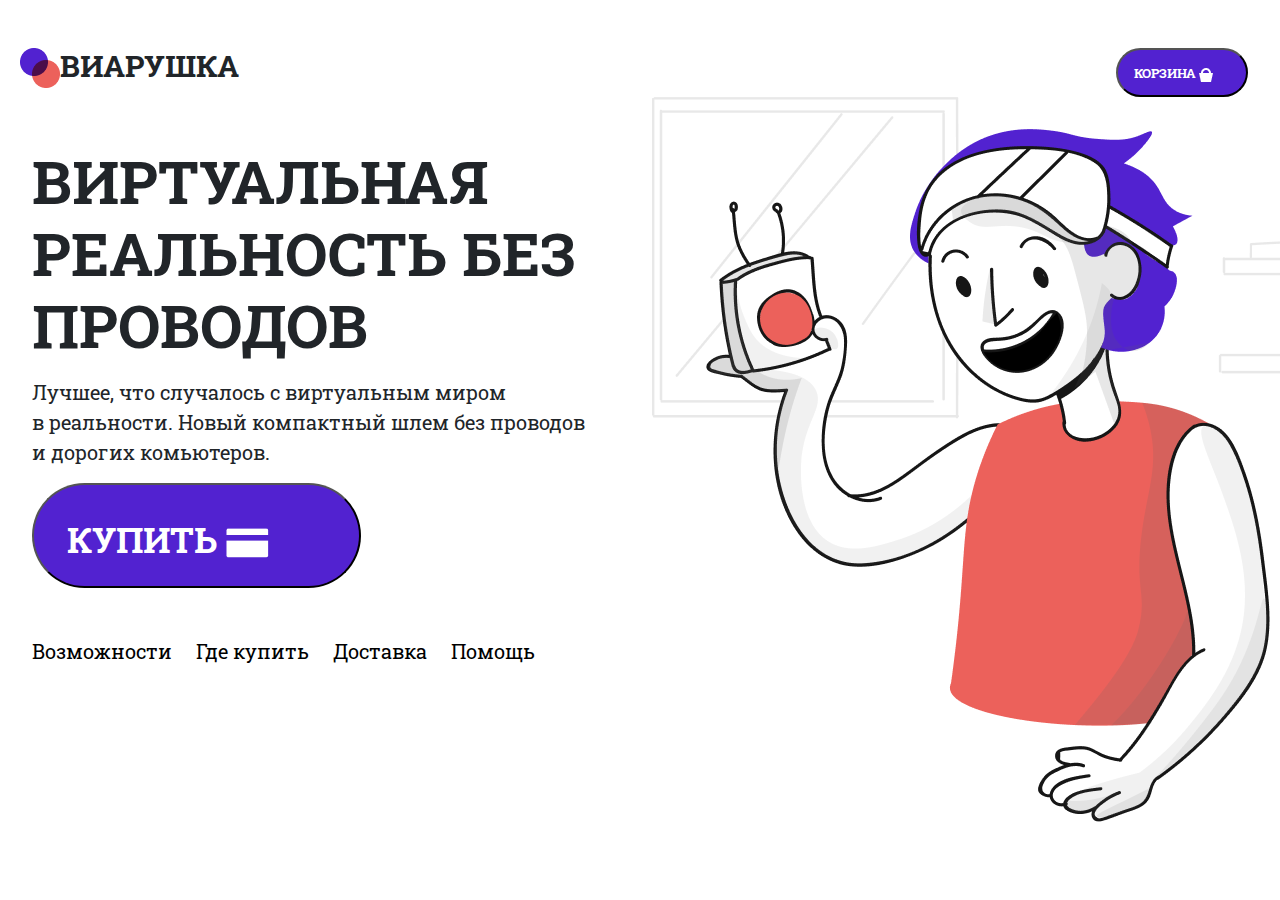
<file: index.html>
<!DOCTYPE html>
<html lang="en">
<head>
    <meta charset="UTF-8">
    <meta name="viewport" content="width=device-width, initial-scale=1.0">
    <link rel="stylesheet" href="bootstrap/bootstrap.min.css">
    <link rel="preconnect" href="https://fonts.googleapis.com">
    <link rel="preconnect" href="https://fonts.gstatic.com" crossorigin>
    <link href="https://fonts.googleapis.com/css2?family=Roboto+Mono:wght@300&family=Roboto+Slab:wght@300;400&display=swap" rel="stylesheet">
    <link rel="stylesheet" href="style.css">
    <title>Виар1</title>
</head>

<body>
    <header class="header">
        <div class="container">
            <div class="row header__wrapper mt-5 d-flex">
                <div class="col logo ps-0 d-flex">
                    <a href="/" class="logo__logo-icon">
                        <img src="images/logo.png" alt="">
                    </a>
                    <h1 class="logo__logo-title h6 fw-bold">ВИАРУШКА</h1>
                </div>
            
                <div class="col header__button text-end">
                    <button class="header__button-title">КОРЗИНА
                        <span class="header__button-basket">
                            <img src="images/basket.png" alt="">
                        </span>
                    </button>
                </div>
            </div>
        </div>
    </header>

    <main class="main">
        <div class="container">
            <div class="row main__wrapper row-cols-1 row-cols-sm-1 row-cols-md-2">
                <div class="col-5 main__info">
                    <h1 class="main__info-title h1 text-uppercase fw-bold mt-5">Виртуальная реальность без проводов</h1>
                    <p class="main__info-text mt-3">Лучшее, что случалось с виртуальным миром в реальности. Новый компактный шлем без проводов и дорогих комьютеров.</p>
                    <button class="main__info-button">КУПИТЬ
                        <span><img src="images/card.png" alt=""></span>
                    </button>
                    <nav class="main-nav mt-5">
                        <ul class="main-nav__wrapper list-inline d-flex flex-wrap gap-4">
                            <li class="main-nav__item">
                                <a href="/" class="main-nav__link text-decoration-none text-black">Возможности</a>
                            </li>
                            <li class="main-nav__item">
                                <a href="/" class="main-nav__link text-decoration-none text-black">Где купить</a>
                            </li>
                            <li class="main-nav__item">
                                <a href="/" class="main-nav__link text-decoration-none text-black">Доставка</a>
                            </li>
                            <li class="main-nav__item">
                                <a href="/" class="main-nav__link text-decoration-none text-black">Помощь</a>
                            </li>
                        </ul>
                    </nav>
                </div>
                <div class="col-7 pic">
                    <div class="image img-fluid">
                        <img src="images/picbig.png" alt="">
                    </div>
                </div>
            </div>
        </div>
    </main>
</body>
</html>
</file>
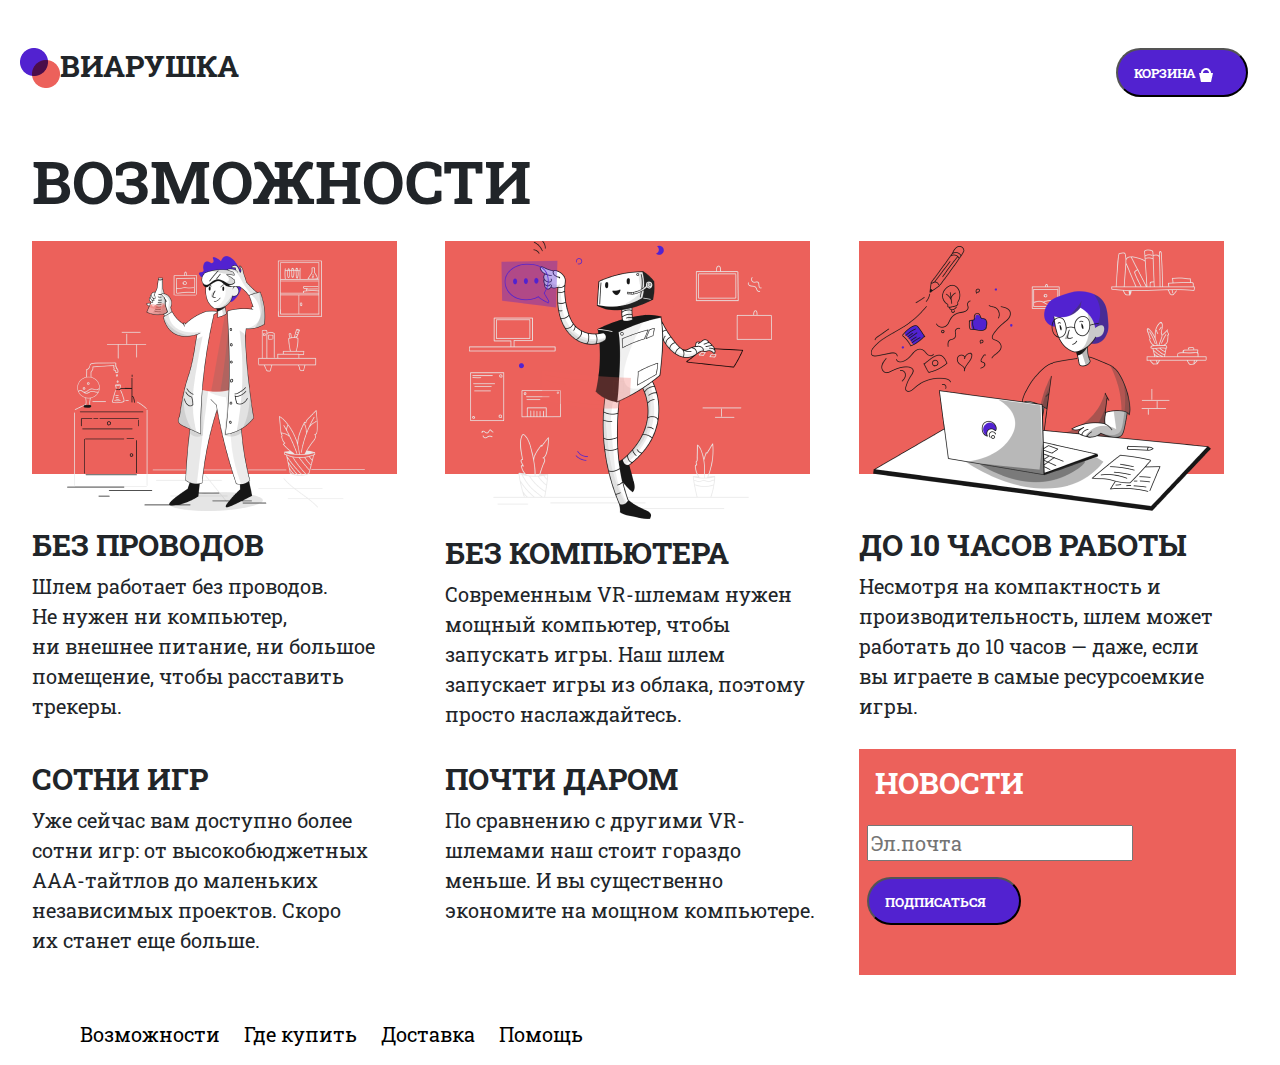
<file: index2.html>
<!DOCTYPE html>
<html lang="en">
<head>
    <meta charset="UTF-8">
    <meta name="viewport" content="width=device-width, initial-scale=1.0">
    <link rel="stylesheet" href="bootstrap/bootstrap.min.css">
    <link rel="preconnect" href="https://fonts.googleapis.com">
    <link rel="preconnect" href="https://fonts.gstatic.com" crossorigin>
    <link href="https://fonts.googleapis.com/css2?family=Roboto+Mono:wght@300&family=Roboto+Slab:wght@300;400&display=swap" rel="stylesheet">
    <link rel="stylesheet" href="style.css">
    <title>Виар2</title>

</head>
<body>
    <header class="header">
        <div class="container">
            <div class="row header__wrapper mt-5 d-flex">
                <div class="col header__logo ps-0 d-flex">
                    <a href="/" class="header__logo-icon">
                        <img src="images/logo.png" alt="">
                    </a>
                    <h1 class="header__logo-title h6 fw-bold">ВИАРУШКА</h1>
                </div>
            
                <div class="col header__button text-end">
                    <button class="header__button-title">КОРЗИНА
                        <span class="header__button-basket">
                            <img src="images/basket.png" alt="">
                        </span>
                    </button>
                </div>
            </div>
        </div>
    </header>
    
    <div class="container mt-5">
        <h1 class="h1 pb-3">ВОЗМОЖНОСТИ</h1>
        <div class="row row-cols-1 row-cols-sm-2 row-cols-md-3 justify-content-center">
            <div class="col">
                <div class="wireless-card h-100">
                    <img class="wireless-card__pic img-fluid" src="images/pic1.png" alt="">
                    <h2 class="wireless-card__title h6 fw-bold mt-3">БЕЗ ПРОВОДОВ</h2>
                    <p class="wireless-card__text mt-2 pe-3">Шлем работает без проводов. Не нужен ни компьютер, ни внешнее питание, ни большое помещение, чтобы расставить трекеры.</p>
                </div>
            </div>
            <div class="col">
                <div class="compless-card h-100">
                    <img class="compless-card__pic img-fluid" src="images/pic2.png" alt="">
                    <h2 class="compless-card__title h6 fw-bold mt-3">БЕЗ КОМПЬЮТЕРА</h2>
                    <p class="compless-card__text mt-2 pe-3">Современным VR-шлемам нужен мощный компьютер, чтобы запускать игры. Наш шлем запускает игры из облака, поэтому просто наслаждайтесь.</p>
                </div>
            </div>
            <div class="col">
                <div class="long-card h-100">
                    <img class="long-card__pic img-fluid" src="images/pic3.png" alt="">
                    <h2 class="long-card__title h6 fw-bold mt-3">ДО 10 ЧАСОВ РАБОТЫ</h2>
                    <p class="long-card__text mt-2 pe-3">Несмотря на компактность и производительность, шлем может работать до 10 часов — даже, если вы играете в самые ресурсоемкие игры.</p>
                </div>
            </div>
        </div>
        <div class="row row-cols-1 row-cols-sm-2 row-cols-md-3 justify-content-center">
            <div class="col pe-4">
                <div class="games-card h-100">
                    <h2 class="games-card__title h6 fw-bold mt-3">СОТНИ ИГР</h2>
                    <p class="games-card__text mt-2">Уже сейчас вам доступно более сотни игр: от высокобюджетных ААА-тайтлов до маленьких независимых проектов. Скоро их станет еще больше.</p>
                </div>
            </div>
            <div class="col pe-4">
                <div class="free-card h-100">
                    <h2 class="free-card__title h6 fw-bold mt-3">ПОЧТИ ДАРОМ</h2>
                    <p class="free-card__text mt-2">По сравнению с другими VR-шлемами наш стоит гораздо меньше. И вы существенно экономите на мощном компьютере.</p>
                </div>
            </div>
            <div class="col pe-4">
                <div class="sbscribe-card h-100">
                    <h2 class="sbscribe-card__title h6 fw-bold mt-1 p-3 text-white">НОВОСТИ</h2>
                    <div class="sbscribe-card__reaction">
                        <input type="email" class="sbscribe__email ms-2 me-5" placeholder="Эл.почта">
                        <button class="sbscribe__button-title mt-3 ms-2">ПОДПИСАТЬСЯ</button>
                    </div>
                </div>
            </div>
        </div>
        <nav class="nav mt-5">
            <ul class="nav__wrapper list-inline d-flex flex-wrap gap-4 ps-5">
                <li class="nav__item">
                    <a href="/" class="nav__link text-decoration-none text-black">Возможности</a>
                </li>
                <li class="nav__item">
                    <a href="/" class="nav__link text-decoration-none text-black">Где купить</a>
                </li>
                <li class="nav__item">
                    <a href="/" class="nav__link text-decoration-none text-black">Доставка</a>
                </li>
                <li class="nav__item">
                    <a href="/" class="nav__link text-decoration-none text-black">Помощь</a>
                </li>
            </ul>
        </nav>
    </div>
</body>
</html>
</file>
<file: style.css>
body{
    
    min-width: 320px;
    font-family: 'Roboto Slab', serif;
    font-size: 20px;
}
.container{
    max-width: 1240px;
}
.h1,
h1{
    font-size: 60px;
    font-weight: bold;
}
.h6{
    font-size: 30px;
    font-weight: 600;
}
.sbscribe-card {
    background-color: #EC615B;
}
.header__button-title,
.sbscribe__button-title{
    background-color: #5222D0;
    color: white;
    font-weight: bold;
    border-radius: 30px;
    font-size: 13px;
    padding: 14px 33px 11px 16px;
}
.main__info-button{
    background-color: #5222D0;
    color: white;
    font-weight: bold;
    border-radius: 100px;
    font-size: 35px;
    padding: 28px 90px 21px 33px;
}
</file>
